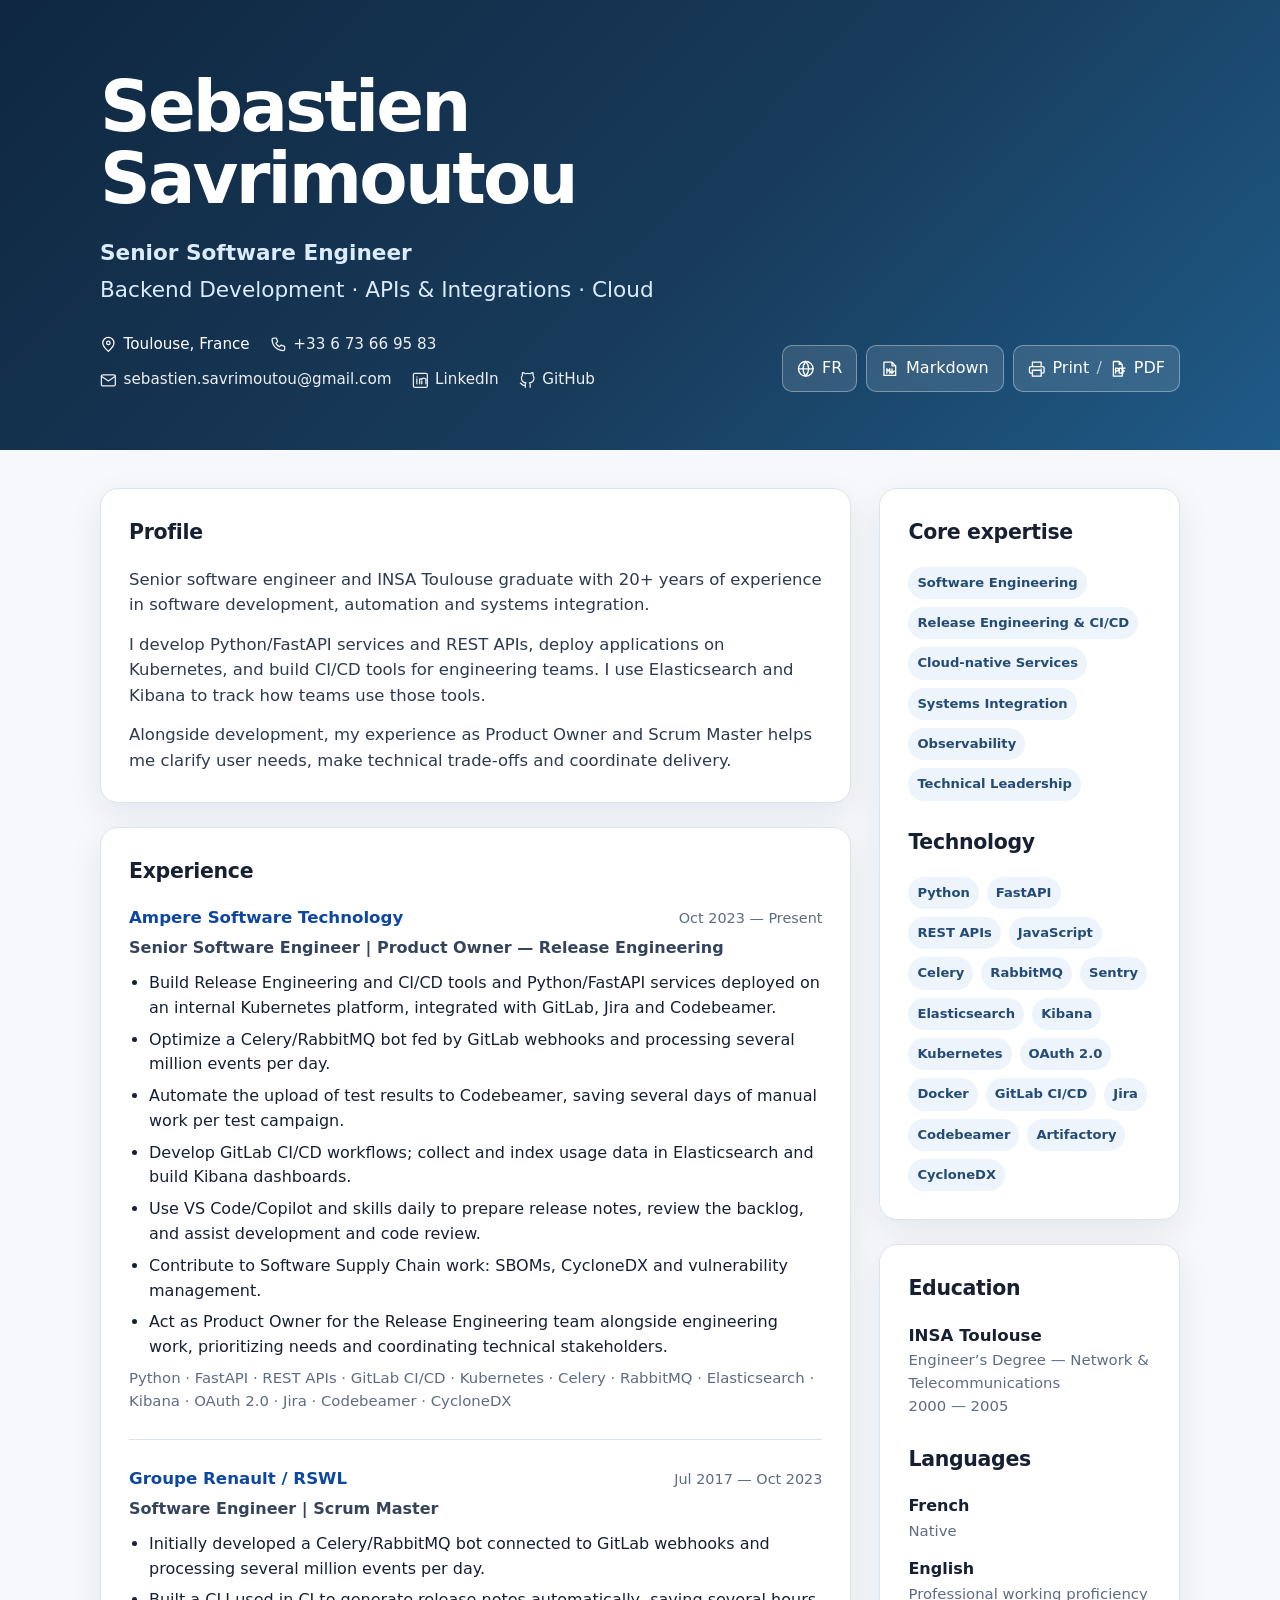
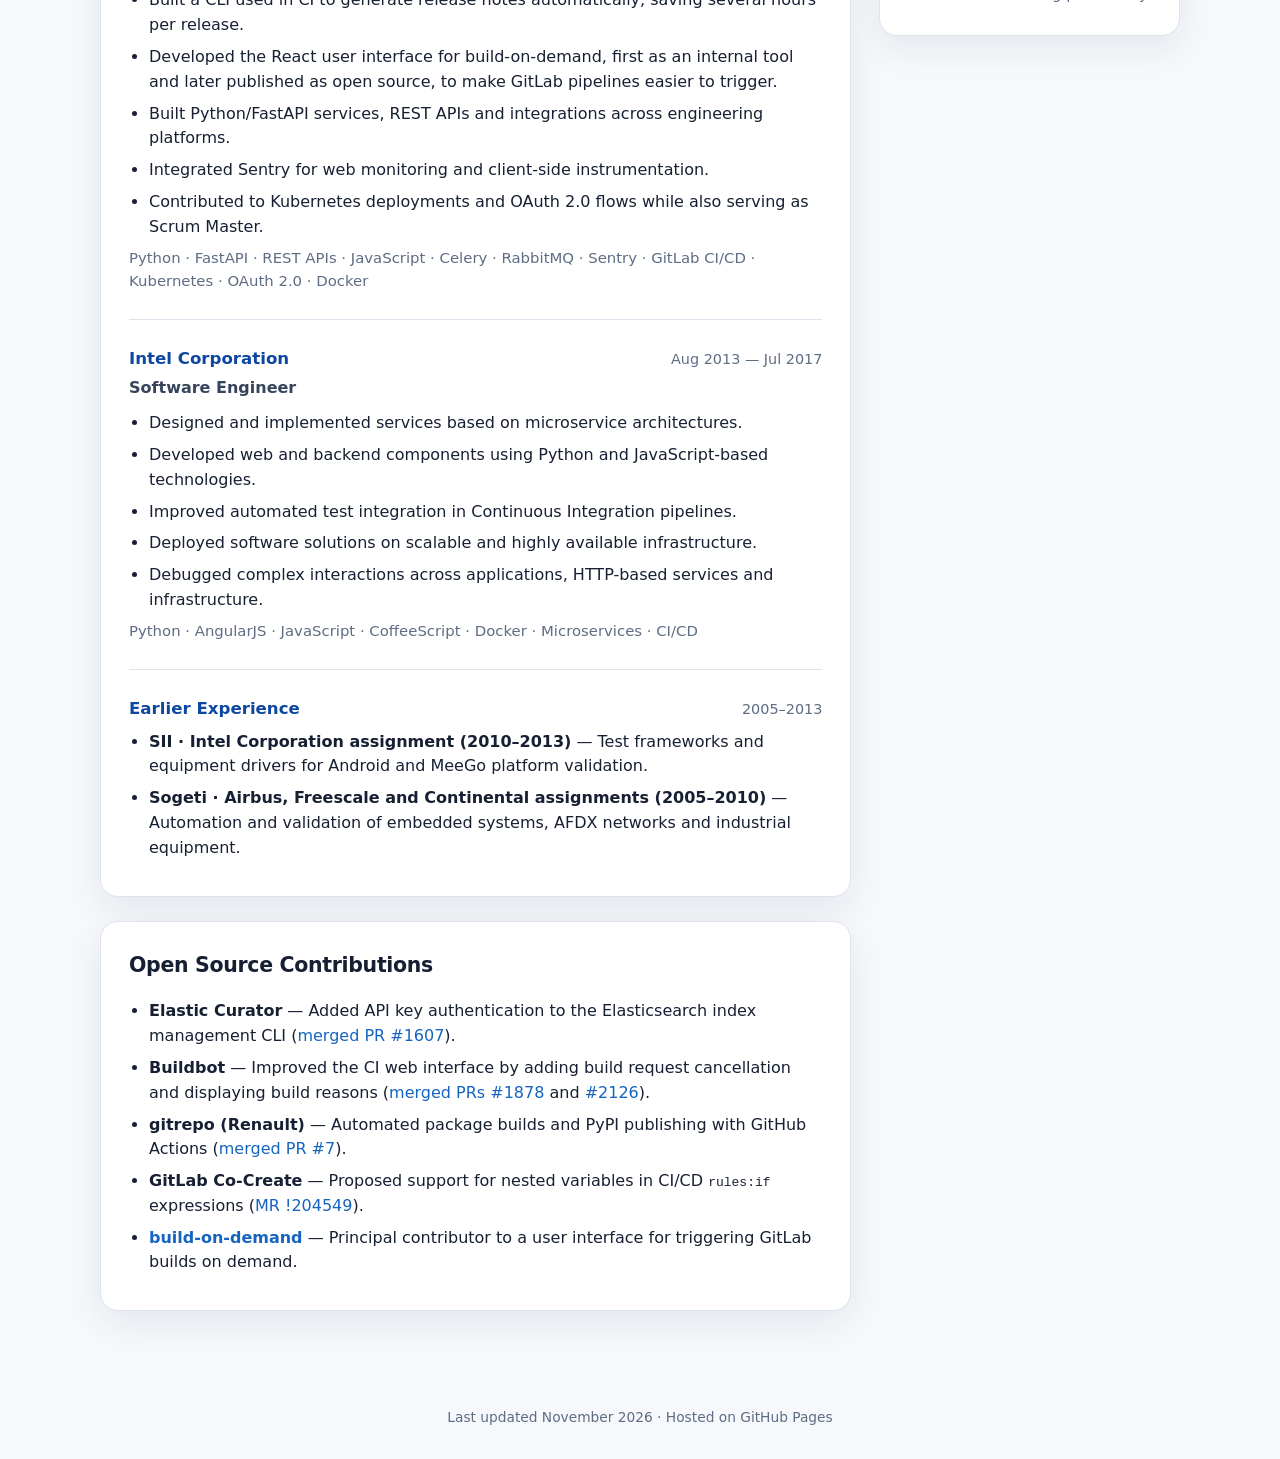
<file: index.html>
<!doctype html>
<html lang="en">
<head>
  <meta charset="utf-8" />
  <meta name="viewport" content="width=device-width, initial-scale=1" />
  <meta name="description" content="Sebastien Savrimoutou — Senior Software Engineer. Backend development, APIs, systems integration and cloud services." />
  <meta name="theme-color" content="#102a43" />
  <meta property="og:title" content="Sebastien Savrimoutou — Senior Software Engineer" />
  <meta property="og:description" content="Backend development, APIs, systems integration and cloud services." />
  <meta property="og:type" content="website" />
  <meta property="og:url" content="https://ssavrim.github.io/" />
  <link rel="alternate" hreflang="en" href="https://ssavrim.github.io/" />
  <link rel="alternate" hreflang="fr" href="https://ssavrim.github.io/fr.html" />
  <title>Sebastien Savrimoutou — Senior Software Engineer</title>
  <style>
    :root { --bg:#f6f8fb;--surface:#ffffff;--text:#172033;--muted:#5e6c84;--accent:#1565c0;--accent-strong:#0d47a1;--line:#dde3ec;--chip:#edf4fc;--shadow:0 12px 35px rgba(16,42,67,.08);--max:1080px; }
    *{box-sizing:border-box}html{scroll-behavior:smooth}body{margin:0;font-family:Inter,ui-sans-serif,system-ui,-apple-system,BlinkMacSystemFont,"Segoe UI",sans-serif;color:var(--text);background:var(--bg);line-height:1.55}a{color:var(--accent);text-decoration:none}a:hover{text-decoration:underline}.print-url{display:none}.wrap{width:min(calc(100% - 32px),var(--max));margin:0 auto}header{background:linear-gradient(135deg,#0f2740 0%,#183b5b 55%,#1f5b88 100%);color:white;padding:72px 0 58px}.hero{display:grid;grid-template-columns:1fr auto;gap:36px;align-items:end}h1{margin:0;font-size:clamp(2.3rem,6vw,4.4rem);line-height:1.02;letter-spacing:-.04em}.headline{max-width:820px;margin:20px 0 0;font-size:clamp(1.05rem,2vw,1.35rem);color:#dcecff}.contact{display:flex;flex-wrap:wrap;gap:12px 20px;margin-top:26px;font-size:.95rem}.contact a{color:white;opacity:.92}.actions{display:flex;gap:9px;flex-wrap:wrap;justify-content:flex-end}.print-btn,.lang-btn{border:1px solid rgba(255,255,255,.35);background:rgba(255,255,255,.12);color:white;border-radius:10px;padding:10px 14px;font:inherit;cursor:pointer;white-space:nowrap}.print-btn:hover,.lang-btn:hover{background:rgba(255,255,255,.2);text-decoration:none}main{padding:38px 0 72px}.grid{display:grid;grid-template-columns:minmax(0,2fr) minmax(260px,.8fr);gap:28px;align-items:start}.card{background:var(--surface);border:1px solid var(--line);border-radius:18px;padding:28px;box-shadow:var(--shadow);margin-bottom:24px}h2{margin:0 0 18px;font-size:1.28rem;letter-spacing:-.015em}h3{margin:0;font-size:1.04rem}h4{margin:15px 0 3px;font-size:.96rem;color:#25364d}p{margin:0 0 14px}p:last-child{margin-bottom:0}.summary{font-size:1.03rem;color:#2d3a4f}.role{padding:0 0 26px;margin:0 0 26px;border-bottom:1px solid var(--line)}.role:last-child{border-bottom:0;padding-bottom:0;margin-bottom:0}.role-head{display:flex;justify-content:space-between;gap:18px;align-items:baseline;margin-bottom:5px}.company{color:var(--accent-strong);font-weight:700}.date{color:var(--muted);font-size:.9rem;white-space:nowrap}.role-title{color:#35445b;font-weight:650;margin-bottom:10px}.assignment{margin-top:14px;padding-left:14px;border-left:3px solid #dce6f2}.assignment .date{white-space:normal}ul{margin:8px 0 0;padding-left:20px}li{margin:7px 0}.chips{display:flex;flex-wrap:wrap;gap:8px}.chip{display:inline-flex;padding:6px 9px;border-radius:999px;background:var(--chip);color:#234b73;font-size:.82rem;font-weight:650}.side-title{margin-top:26px}.side-title:first-child{margin-top:0}.mini{color:var(--muted);font-size:.93rem}.focus{display:grid;gap:13px}.focus-item{padding:13px 14px;border:1px solid var(--line);border-radius:12px}.focus-item strong{display:block;margin-bottom:2px}footer{color:var(--muted);font-size:.86rem;text-align:center;padding:0 0 30px}@media(max-width:800px){header{padding-top:54px}.hero,.grid{grid-template-columns:1fr}.hero{align-items:start}.actions{justify-content:flex-start}.role-head{display:block}.date{display:inline-block;margin-top:3px}}
    .professional-title{margin:0;font-weight:750}.specialties{margin:.2em 0 0}
  </style>
  <link rel="stylesheet" href="icons.css" />
  <link rel="stylesheet" href="print.css" media="print" />
  <script type="application/ld+json">{"@context":"https://schema.org","@type":"Person","name":"Sebastien Savrimoutou","url":"https://ssavrim.github.io/","sameAs":["https://github.com/ssavrim","https://www.linkedin.com/in/sebastien-savrimoutou-920b6453/"],"jobTitle":"Senior Software Engineer","alumniOf":"INSA Toulouse"}</script>
</head>
<body>
<header><div class="wrap hero"><div><h1>Sebastien Savrimoutou</h1><div class="headline"><p class="professional-title">Senior Software Engineer</p><p class="specialties">Backend Development · APIs &amp; Integrations · Cloud</p></div><div class="contact"><span class="contact-location"><svg class="icon" viewBox="0 0 24 24" aria-hidden="true" focusable="false"><path d="M20 10c0 5-8 12-8 12S4 15 4 10a8 8 0 1 1 16 0Z"/><circle cx="12" cy="10" r="2.5"/></svg>Toulouse, France</span><a href="tel:+33673669583" aria-label="Appeler le +33 6 73 66 95 83"><svg class="icon" viewBox="0 0 24 24" aria-hidden="true" focusable="false"><path d="M5 3h4l2 5-2.5 2.5a15 15 0 0 0 5 5L16 13l5 2v4a2 2 0 0 1-2 2A16 16 0 0 1 3 5a2 2 0 0 1 2-2Z"/></svg>+33 6 73 66 95 83</a><a href="mailto:sebastien.savrimoutou@gmail.com"><svg class="icon" viewBox="0 0 24 24" aria-hidden="true" focusable="false"><rect x="2" y="4" width="20" height="16" rx="2"/><path d="m2 6 10 7 10-7"/></svg>sebastien.savrimoutou@gmail.com</a><a href="https://www.linkedin.com/in/sebastien-savrimoutou-920b6453/" rel="me"><svg class="icon" viewBox="0 0 24 24" aria-hidden="true" focusable="false"><rect x="2" y="2" width="20" height="20" rx="2"/><path d="M7 10v7M7 7h.01M11 17v-7h3v1a3 3 0 0 1 6 2v4M14 17v-4"/></svg>LinkedIn<span class="print-url"> · linkedin.com/in/sebastien-savrimoutou-920b6453</span></a><a href="https://github.com/ssavrim" rel="me"><svg class="icon" viewBox="0 0 24 24" aria-hidden="true" focusable="false"><path d="M9 19c-4.5 1.5-4.5-2-7-3m14 6v-3.9c0-1.1-.3-2-.9-2.6 3.1-.4 6.4-1.5 6.4-7A5.5 5.5 0 0 0 20 4.8 5.1 5.1 0 0 0 19.9 1S18.7.7 16 2.5a13.4 13.4 0 0 0-7 0C6.3.7 5.1 1 5.1 1A5.1 5.1 0 0 0 5 4.8a5.5 5.5 0 0 0-1.5 3.8c0 5.4 3.3 6.6 6.4 7-.6.6-.9 1.5-.9 2.6V22"/></svg>GitHub<span class="print-url"> · github.com/ssavrim</span></a></div></div><div class="actions"><a class="lang-btn" href="/fr.html" aria-label="Version française"><svg class="icon" viewBox="0 0 24 24" aria-hidden="true" focusable="false"><circle cx="12" cy="12" r="10"/><path d="M2 12h20M12 2a15 15 0 0 1 0 20M12 2a15 15 0 0 0 0 20"/></svg>FR</a><a class="lang-btn" href="https://github.com/ssavrim/ssavrim.github.io/blob/main/cv/final.en.md" aria-label="View this resume in Markdown"><svg class="icon" viewBox="0 0 24 24" aria-hidden="true" focusable="false"><path d="M4 3h11l5 5v13H4zM15 3v5h5M8 12v6m0-6 2 3 2-3v6m3-6v6m0 0 3-3m-3 3-3-3"/></svg>Markdown</a><button class="print-btn" onclick="window.print()" aria-label="Print or save this resume as PDF"><svg class="icon" viewBox="0 0 24 24" aria-hidden="true" focusable="false"><path d="M6 9V3h12v6M6 18H4a2 2 0 0 1-2-2v-5a2 2 0 0 1 2-2h16a2 2 0 0 1 2 2v5a2 2 0 0 1-2 2h-2M6 14h12v8H6zM18 12h.01"/></svg>Print<span class="action-separator">/</span><svg class="icon" viewBox="0 0 24 24" aria-hidden="true" focusable="false"><path d="M6 2h8l4 4v16H6zM14 2v4h4M9 11v7m0-7h2a2 2 0 0 1 0 4H9m5-4v7h1a3.5 3.5 0 0 0 0-7h-1m5 0h3m-3 0v7m0-3h2"/></svg>PDF</button></div></div></header>
<main class="wrap"><div class="grid"><div>
<section class="card"><h2>Profile</h2><p class="summary">Senior software engineer and INSA Toulouse graduate with 20+ years of experience in software development, automation and systems integration.</p><p class="summary">I develop Python/FastAPI services and REST APIs, deploy applications on Kubernetes, and build CI/CD tools for engineering teams. I use Elasticsearch and Kibana to track how teams use those tools.</p><p class="summary">Alongside development, my experience as Product Owner and Scrum Master helps me clarify user needs, make technical trade-offs and coordinate delivery.</p></section>
<section class="card"><h2>Experience</h2>
<article class="role"><div class="role-head"><h3><span class="company">Ampere Software Technology</span></h3><span class="date">Oct 2023 — Present</span></div><div class="role-title">Senior Software Engineer | Product Owner — Release Engineering</div><ul><li>Build Release Engineering and CI/CD tools and Python/FastAPI services deployed on an internal Kubernetes platform, integrated with GitLab, Jira and Codebeamer.</li><li>Optimize a Celery/RabbitMQ bot fed by GitLab webhooks and processing several million events per day.</li><li>Automate the upload of test results to Codebeamer, saving several days of manual work per test campaign.</li><li>Develop GitLab CI/CD workflows; collect and index usage data in Elasticsearch and build Kibana dashboards.</li><li>Use VS Code/Copilot and skills daily to prepare release notes, review the backlog, and assist development and code review.</li><li>Contribute to Software Supply Chain work: SBOMs, CycloneDX and vulnerability management.</li><li>Act as Product Owner for the Release Engineering team alongside engineering work, prioritizing needs and coordinating technical stakeholders.</li></ul><p class="mini">Python · FastAPI · REST APIs · GitLab CI/CD · Kubernetes · Celery · RabbitMQ · Elasticsearch · Kibana · OAuth 2.0 · Jira · Codebeamer · CycloneDX</p></article>
<article class="role"><div class="role-head"><h3><span class="company">Groupe Renault / RSWL</span></h3><span class="date">Jul 2017 — Oct 2023</span></div><div class="role-title">Software Engineer | Scrum Master</div><ul><li>Initially developed a Celery/RabbitMQ bot connected to GitLab webhooks and processing several million events per day.</li><li>Built a CLI used in CI to generate release notes automatically, saving several hours per release.</li><li>Developed the React user interface for build-on-demand, first as an internal tool and later published as open source, to make GitLab pipelines easier to trigger.</li><li>Built Python/FastAPI services, REST APIs and integrations across engineering platforms.</li><li>Integrated Sentry for web monitoring and client-side instrumentation.</li><li>Contributed to Kubernetes deployments and OAuth 2.0 flows while also serving as Scrum Master.</li></ul><p class="mini">Python · FastAPI · REST APIs · JavaScript · Celery · RabbitMQ · Sentry · GitLab CI/CD · Kubernetes · OAuth 2.0 · Docker</p></article>
<article class="role"><div class="role-head"><h3><span class="company">Intel Corporation</span></h3><span class="date">Aug 2013 — Jul 2017</span></div><div class="role-title">Software Engineer</div><ul><li>Designed and implemented services based on microservice architectures.</li><li>Developed web and backend components using Python and JavaScript-based technologies.</li><li>Improved automated test integration in Continuous Integration pipelines.</li><li>Deployed software solutions on scalable and highly available infrastructure.</li><li>Debugged complex interactions across applications, HTTP-based services and infrastructure.</li></ul><p class="mini">Python · AngularJS · JavaScript · CoffeeScript · Docker · Microservices · CI/CD</p></article>
<article class="role"><div class="role-head"><h3><span class="company">Earlier Experience</span></h3><span class="date">2005–2013</span></div><ul><li><strong>SII · Intel Corporation assignment (2010–2013)</strong> — Test frameworks and equipment drivers for Android and MeeGo platform validation.</li><li><strong>Sogeti · Airbus, Freescale and Continental assignments (2005–2010)</strong> — Automation and validation of embedded systems, AFDX networks and industrial equipment.</li></ul></article>
</section>
<section class="card"><h2>Open Source Contributions</h2><ul><li><strong>Elastic Curator</strong> — Added API key authentication to the Elasticsearch index management CLI (<a href="https://github.com/elastic/curator/pull/1607">merged PR #1607</a>).</li><li><strong>Buildbot</strong> — Improved the CI web interface by adding build request cancellation and displaying build reasons (<a href="https://github.com/buildbot/buildbot/pull/1878">merged PRs #1878</a> and <a href="https://github.com/buildbot/buildbot/pull/2126">#2126</a>).</li><li><strong>gitrepo (Renault)</strong> — Automated package builds and PyPI publishing with GitHub Actions (<a href="https://github.com/grouperenault/gitrepo/pull/7">merged PR #7</a>).</li><li><strong>GitLab Co-Create</strong> — Proposed support for nested variables in CI/CD <code>rules:if</code> expressions (<a href="https://gitlab.com/gitlab-org/gitlab/-/merge_requests/204549">MR !204549</a>).</li><li><strong><a href="https://gitlab.com/grouperenault/build-on-demand">build-on-demand</a></strong> — Principal contributor to a user interface for triggering GitLab builds on demand.</li></ul></section></div>
<aside><section class="card"><h2>Core expertise</h2><div class="chips"><span class="chip">Software Engineering</span><span class="chip">Release Engineering &amp; CI/CD</span><span class="chip">Cloud-native Services</span><span class="chip">Systems Integration</span><span class="chip">Observability</span><span class="chip">Technical Leadership</span></div><h2 class="side-title">Technology</h2><div class="chips"><span class="chip">Python</span><span class="chip">FastAPI</span><span class="chip">REST APIs</span><span class="chip">JavaScript</span><span class="chip">Celery</span><span class="chip">RabbitMQ</span><span class="chip">Sentry</span><span class="chip">Elasticsearch</span><span class="chip">Kibana</span><span class="chip">Kubernetes</span><span class="chip">OAuth 2.0</span><span class="chip">Docker</span><span class="chip">GitLab CI/CD</span><span class="chip">Jira</span><span class="chip">Codebeamer</span><span class="chip">Artifactory</span><span class="chip">CycloneDX</span></div></section><section class="card"><h2>Education</h2><h3>INSA Toulouse</h3><p class="mini">Engineer’s Degree — Network &amp; Telecommunications<br />2000 — 2005</p><h2 class="side-title">Languages</h2><p><strong>French</strong><br /><span class="mini">Native</span></p><p><strong>English</strong><br /><span class="mini">Professional working proficiency</span></p></section></aside>
</div></main><footer class="wrap">Last updated November 2026 · Hosted on GitHub Pages</footer>
</body></html>
</file>
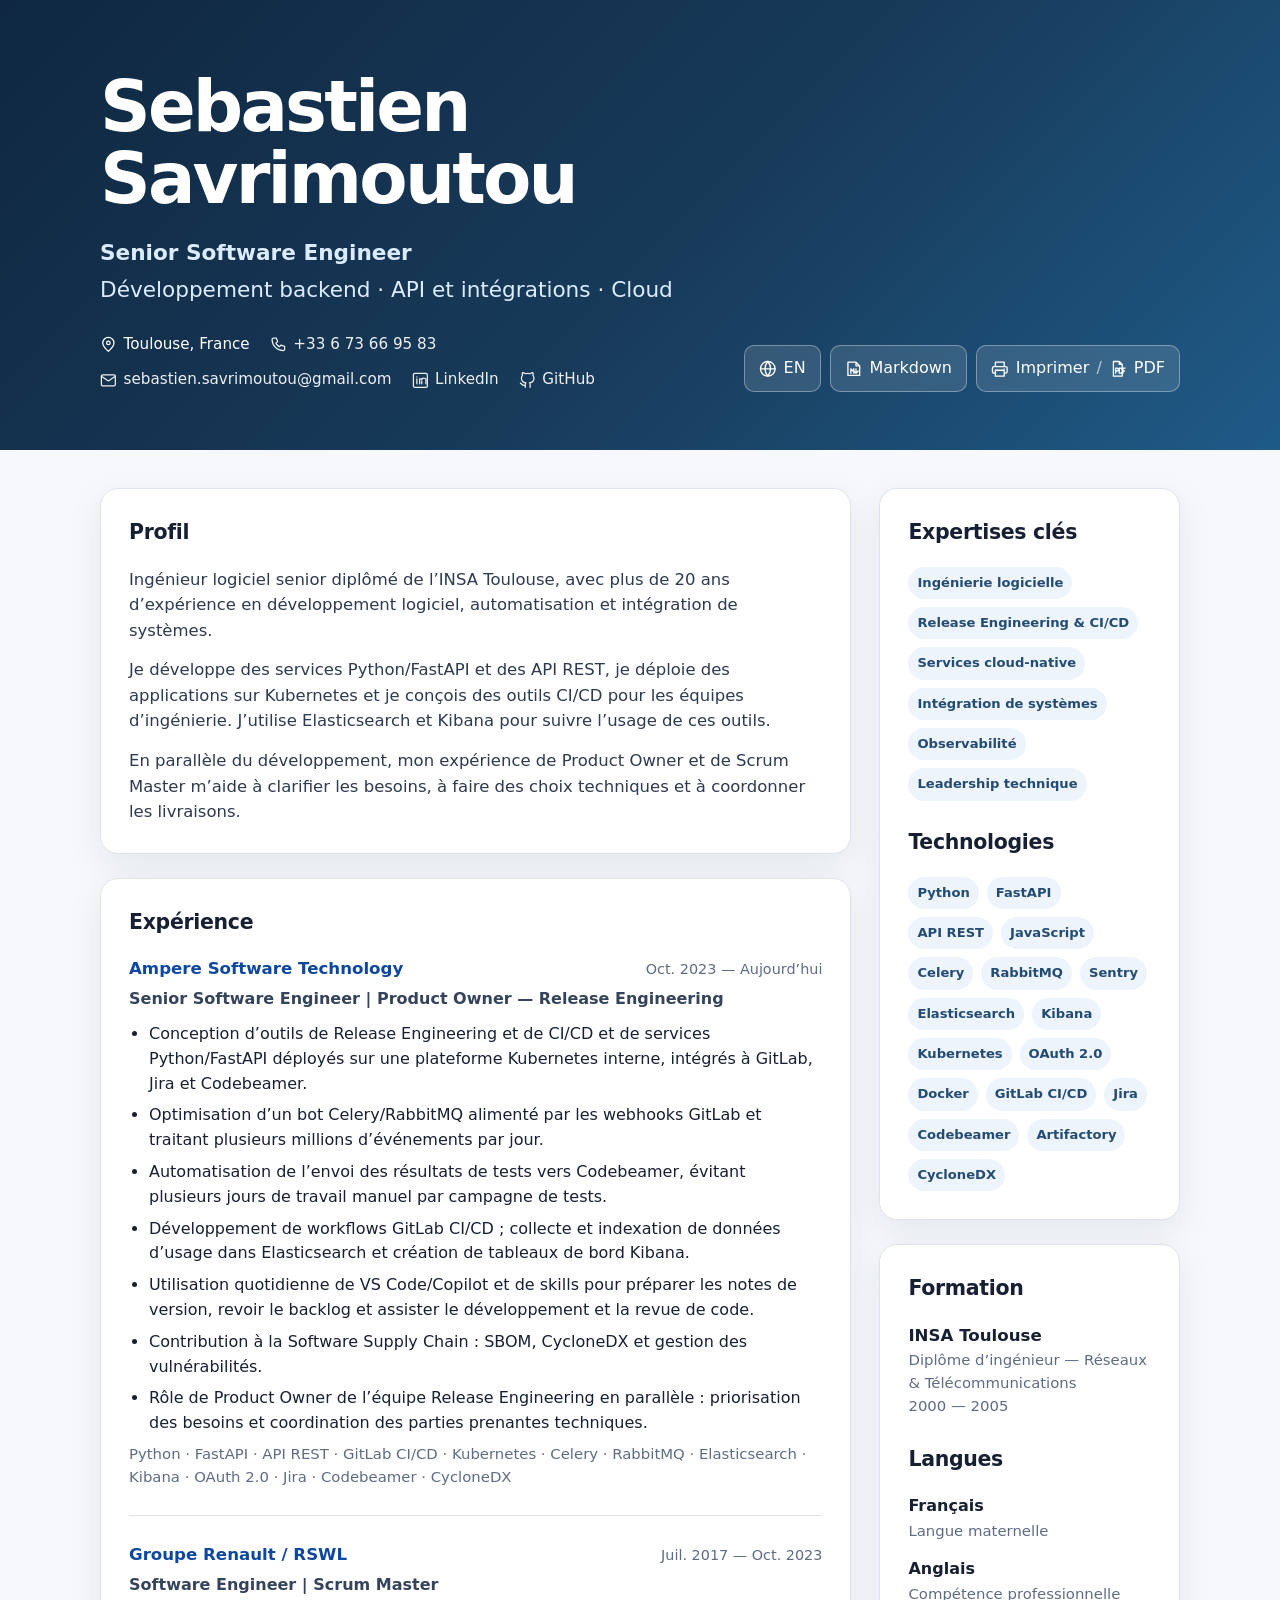
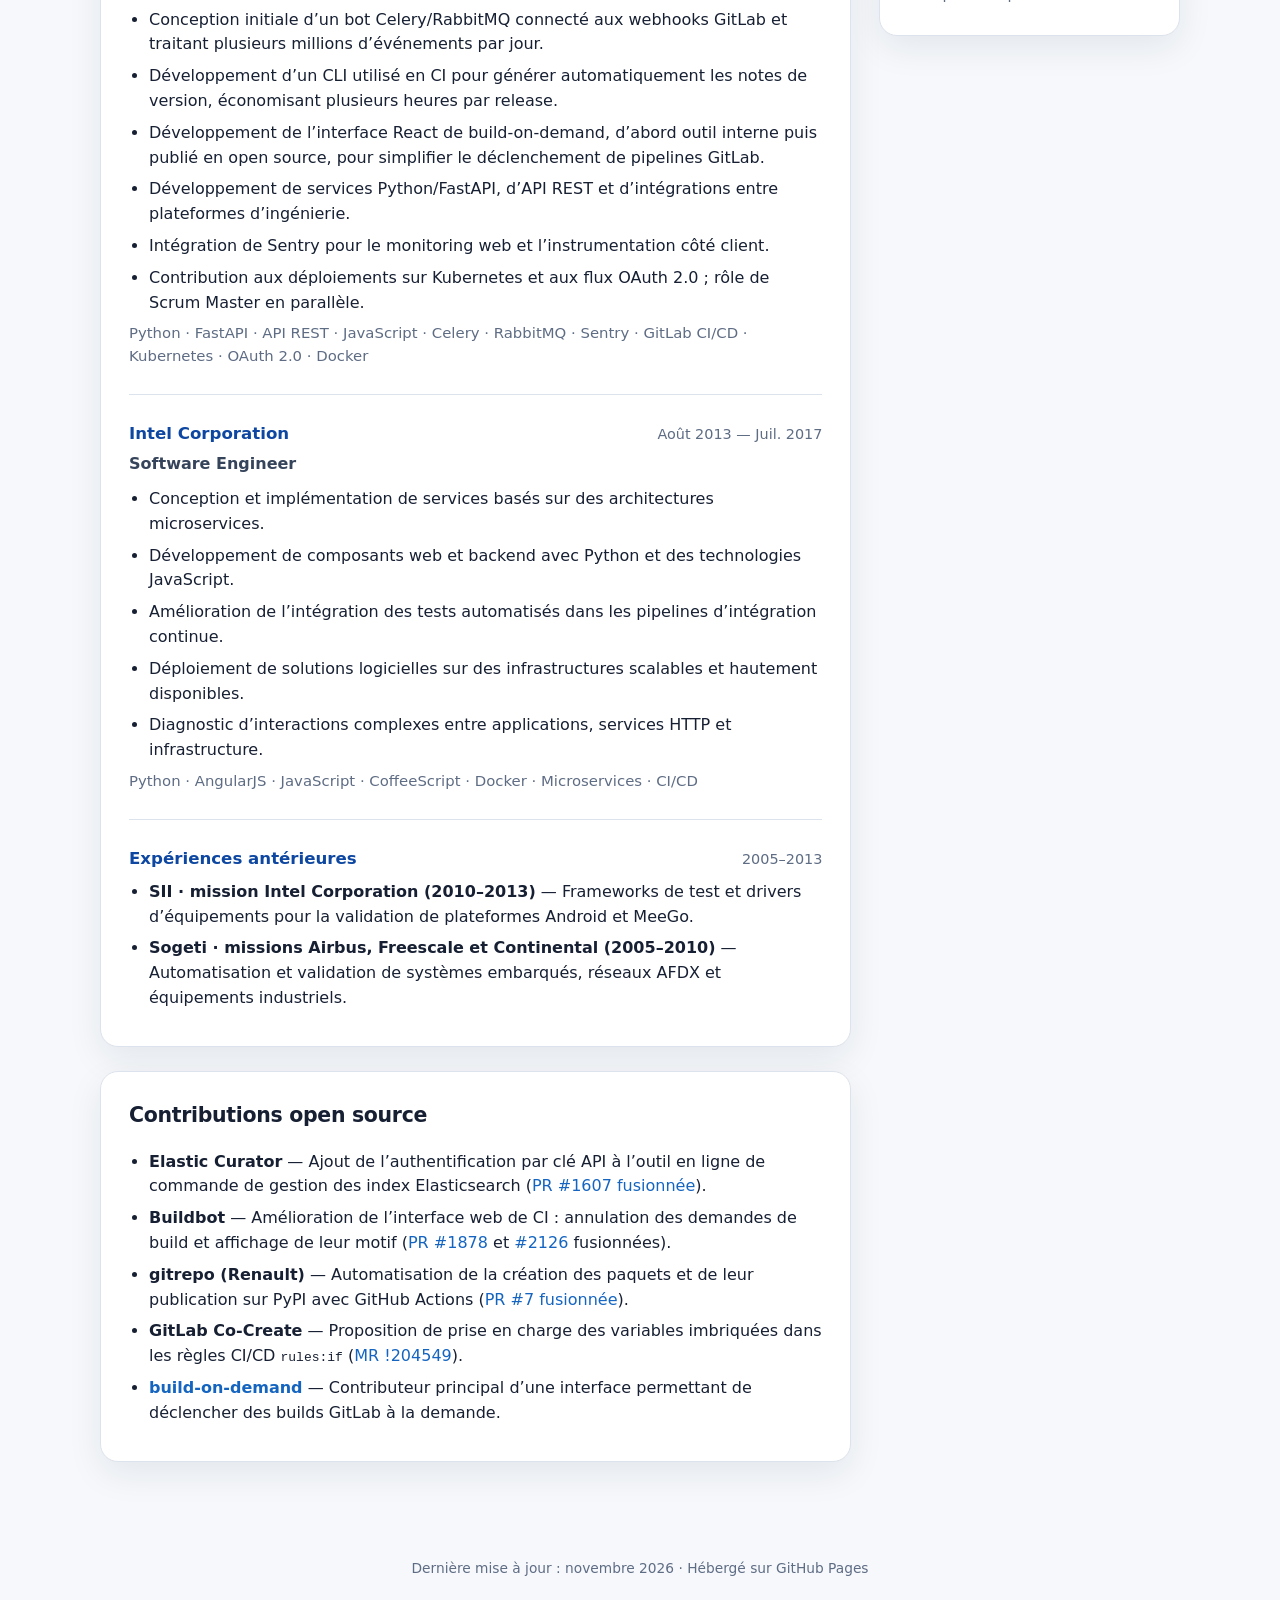
<file: fr.html>
<!doctype html>
<html lang="fr">
<head>
  <meta charset="utf-8" />
  <meta name="viewport" content="width=device-width, initial-scale=1" />
  <meta name="description" content="Sebastien Savrimoutou — Senior Software Engineer. Développement backend, API, intégration de systèmes et services cloud." />
  <meta name="theme-color" content="#102a43" />
  <meta property="og:title" content="Sebastien Savrimoutou — Senior Software Engineer" />
  <meta property="og:description" content="Développement backend, API, intégration de systèmes et services cloud." />
  <meta property="og:type" content="website" />
  <meta property="og:url" content="https://ssavrim.github.io/fr.html" />
  <link rel="alternate" hreflang="en" href="https://ssavrim.github.io/" />
  <link rel="alternate" hreflang="fr" href="https://ssavrim.github.io/fr.html" />
  <title>Sebastien Savrimoutou — Senior Software Engineer</title>
  <style>
    :root{--bg:#f6f8fb;--surface:#fff;--text:#172033;--muted:#5e6c84;--accent:#1565c0;--accent-strong:#0d47a1;--line:#dde3ec;--chip:#edf4fc;--shadow:0 12px 35px rgba(16,42,67,.08);--max:1080px}
    *{box-sizing:border-box}html{scroll-behavior:smooth}body{margin:0;font-family:Inter,ui-sans-serif,system-ui,-apple-system,BlinkMacSystemFont,"Segoe UI",sans-serif;color:var(--text);background:var(--bg);line-height:1.55}a{color:var(--accent);text-decoration:none}a:hover{text-decoration:underline}.print-url{display:none}.wrap{width:min(calc(100% - 32px),var(--max));margin:0 auto}header{background:linear-gradient(135deg,#0f2740 0%,#183b5b 55%,#1f5b88 100%);color:#fff;padding:72px 0 58px}.hero{display:grid;grid-template-columns:1fr auto;gap:36px;align-items:end}h1{margin:0;font-size:clamp(2.3rem,6vw,4.4rem);line-height:1.02;letter-spacing:-.04em}.headline{max-width:820px;margin:20px 0 0;font-size:clamp(1.05rem,2vw,1.35rem);color:#dcecff}.contact{display:flex;flex-wrap:wrap;gap:12px 20px;margin-top:26px;font-size:.95rem}.contact a{color:#fff;opacity:.92}.actions{display:flex;gap:9px;flex-wrap:wrap;justify-content:flex-end}.print-btn,.lang-btn{border:1px solid rgba(255,255,255,.35);background:rgba(255,255,255,.12);color:#fff;border-radius:10px;padding:10px 14px;font:inherit;cursor:pointer;white-space:nowrap}.print-btn:hover,.lang-btn:hover{background:rgba(255,255,255,.2);text-decoration:none}main{padding:38px 0 72px}.grid{display:grid;grid-template-columns:minmax(0,2fr) minmax(260px,.8fr);gap:28px;align-items:start}.card{background:var(--surface);border:1px solid var(--line);border-radius:18px;padding:28px;box-shadow:var(--shadow);margin-bottom:24px}h2{margin:0 0 18px;font-size:1.28rem;letter-spacing:-.015em}h3{margin:0;font-size:1.04rem}h4{margin:15px 0 3px;font-size:.96rem;color:#25364d}p{margin:0 0 14px}p:last-child{margin-bottom:0}.summary{font-size:1.03rem;color:#2d3a4f}.role{padding:0 0 26px;margin:0 0 26px;border-bottom:1px solid var(--line)}.role:last-child{border-bottom:0;padding-bottom:0;margin-bottom:0}.role-head{display:flex;justify-content:space-between;gap:18px;align-items:baseline;margin-bottom:5px}.company{color:var(--accent-strong);font-weight:700}.date{color:var(--muted);font-size:.9rem;white-space:nowrap}.role-title{color:#35445b;font-weight:650;margin-bottom:10px}.assignment{margin-top:14px;padding-left:14px;border-left:3px solid #dce6f2}.assignment .date{white-space:normal}ul{margin:8px 0 0;padding-left:20px}li{margin:7px 0}.chips{display:flex;flex-wrap:wrap;gap:8px}.chip{display:inline-flex;padding:6px 9px;border-radius:999px;background:var(--chip);color:#234b73;font-size:.82rem;font-weight:650}.side-title{margin-top:26px}.side-title:first-child{margin-top:0}.mini{color:var(--muted);font-size:.93rem}.focus{display:grid;gap:13px}.focus-item{padding:13px 14px;border:1px solid var(--line);border-radius:12px}.focus-item strong{display:block;margin-bottom:2px}footer{color:var(--muted);font-size:.86rem;text-align:center;padding:0 0 30px}@media(max-width:800px){header{padding-top:54px}.hero,.grid{grid-template-columns:1fr}.hero{align-items:start}.actions{justify-content:flex-start}.role-head{display:block}.date{display:inline-block;margin-top:3px}}
    .professional-title{margin:0;font-weight:750}.specialties{margin:.2em 0 0}
  </style>
  <link rel="stylesheet" href="icons.css" />
  <link rel="stylesheet" href="print.css" media="print" />
</head>
<body>
<header><div class="wrap hero"><div><h1>Sebastien Savrimoutou</h1><div class="headline"><p class="professional-title">Senior Software Engineer</p><p class="specialties">Développement backend · API et intégrations · Cloud</p></div><div class="contact"><span class="contact-location"><svg class="icon" viewBox="0 0 24 24" aria-hidden="true" focusable="false"><path d="M20 10c0 5-8 12-8 12S4 15 4 10a8 8 0 1 1 16 0Z"/><circle cx="12" cy="10" r="2.5"/></svg>Toulouse, France</span><a href="tel:+33673669583" aria-label="Appeler le +33 6 73 66 95 83"><svg class="icon" viewBox="0 0 24 24" aria-hidden="true" focusable="false"><path d="M5 3h4l2 5-2.5 2.5a15 15 0 0 0 5 5L16 13l5 2v4a2 2 0 0 1-2 2A16 16 0 0 1 3 5a2 2 0 0 1 2-2Z"/></svg>+33 6 73 66 95 83</a><a href="mailto:sebastien.savrimoutou@gmail.com"><svg class="icon" viewBox="0 0 24 24" aria-hidden="true" focusable="false"><rect x="2" y="4" width="20" height="16" rx="2"/><path d="m2 6 10 7 10-7"/></svg>sebastien.savrimoutou@gmail.com</a><a href="https://www.linkedin.com/in/sebastien-savrimoutou-920b6453/" rel="me"><svg class="icon" viewBox="0 0 24 24" aria-hidden="true" focusable="false"><rect x="2" y="2" width="20" height="20" rx="2"/><path d="M7 10v7M7 7h.01M11 17v-7h3v1a3 3 0 0 1 6 2v4M14 17v-4"/></svg>LinkedIn<span class="print-url"> · linkedin.com/in/sebastien-savrimoutou-920b6453</span></a><a href="https://github.com/ssavrim" rel="me"><svg class="icon" viewBox="0 0 24 24" aria-hidden="true" focusable="false"><path d="M9 19c-4.5 1.5-4.5-2-7-3m14 6v-3.9c0-1.1-.3-2-.9-2.6 3.1-.4 6.4-1.5 6.4-7A5.5 5.5 0 0 0 20 4.8 5.1 5.1 0 0 0 19.9 1S18.7.7 16 2.5a13.4 13.4 0 0 0-7 0C6.3.7 5.1 1 5.1 1A5.1 5.1 0 0 0 5 4.8a5.5 5.5 0 0 0-1.5 3.8c0 5.4 3.3 6.6 6.4 7-.6.6-.9 1.5-.9 2.6V22"/></svg>GitHub<span class="print-url"> · github.com/ssavrim</span></a></div></div><div class="actions"><a class="lang-btn" href="/" aria-label="English version"><svg class="icon" viewBox="0 0 24 24" aria-hidden="true" focusable="false"><circle cx="12" cy="12" r="10"/><path d="M2 12h20M12 2a15 15 0 0 1 0 20M12 2a15 15 0 0 0 0 20"/></svg>EN</a><a class="lang-btn" href="https://github.com/ssavrim/ssavrim.github.io/blob/main/cv/final.fr.md" aria-label="Voir ce CV en Markdown"><svg class="icon" viewBox="0 0 24 24" aria-hidden="true" focusable="false"><path d="M4 3h11l5 5v13H4zM15 3v5h5M8 12v6m0-6 2 3 2-3v6m3-6v6m0 0 3-3m-3 3-3-3"/></svg>Markdown</a><button class="print-btn" onclick="window.print()" aria-label="Imprimer ou enregistrer ce CV en PDF"><svg class="icon" viewBox="0 0 24 24" aria-hidden="true" focusable="false"><path d="M6 9V3h12v6M6 18H4a2 2 0 0 1-2-2v-5a2 2 0 0 1 2-2h16a2 2 0 0 1 2 2v5a2 2 0 0 1-2 2h-2M6 14h12v8H6zM18 12h.01"/></svg>Imprimer<span class="action-separator">/</span><svg class="icon" viewBox="0 0 24 24" aria-hidden="true" focusable="false"><path d="M6 2h8l4 4v16H6zM14 2v4h4M9 11v7m0-7h2a2 2 0 0 1 0 4H9m5-4v7h1a3.5 3.5 0 0 0 0-7h-1m5 0h3m-3 0v7m0-3h2"/></svg>PDF</button></div></div></header>
<main class="wrap"><div class="grid"><div>
<section class="card"><h2>Profil</h2><p class="summary">Ingénieur logiciel senior diplômé de l’INSA Toulouse, avec plus de 20 ans d’expérience en développement logiciel, automatisation et intégration de systèmes.</p><p class="summary">Je développe des services Python/FastAPI et des API REST, je déploie des applications sur Kubernetes et je conçois des outils CI/CD pour les équipes d’ingénierie. J’utilise Elasticsearch et Kibana pour suivre l’usage de ces outils.</p><p class="summary">En parallèle du développement, mon expérience de Product Owner et de Scrum Master m’aide à clarifier les besoins, à faire des choix techniques et à coordonner les livraisons.</p></section>
<section class="card"><h2>Expérience</h2>
<article class="role"><div class="role-head"><h3><span class="company">Ampere Software Technology</span></h3><span class="date">Oct. 2023 — Aujourd’hui</span></div><div class="role-title">Senior Software Engineer | Product Owner — Release Engineering</div><ul><li>Conception d’outils de Release Engineering et de CI/CD et de services Python/FastAPI déployés sur une plateforme Kubernetes interne, intégrés à GitLab, Jira et Codebeamer.</li><li>Optimisation d’un bot Celery/RabbitMQ alimenté par les webhooks GitLab et traitant plusieurs millions d’événements par jour.</li><li>Automatisation de l’envoi des résultats de tests vers Codebeamer, évitant plusieurs jours de travail manuel par campagne de tests.</li><li>Développement de workflows GitLab CI/CD ; collecte et indexation de données d’usage dans Elasticsearch et création de tableaux de bord Kibana.</li><li>Utilisation quotidienne de VS Code/Copilot et de skills pour préparer les notes de version, revoir le backlog et assister le développement et la revue de code.</li><li>Contribution à la Software Supply Chain : SBOM, CycloneDX et gestion des vulnérabilités.</li><li>Rôle de Product Owner de l’équipe Release Engineering en parallèle : priorisation des besoins et coordination des parties prenantes techniques.</li></ul><p class="mini">Python · FastAPI · API REST · GitLab CI/CD · Kubernetes · Celery · RabbitMQ · Elasticsearch · Kibana · OAuth 2.0 · Jira · Codebeamer · CycloneDX</p></article>
<article class="role"><div class="role-head"><h3><span class="company">Groupe Renault / RSWL</span></h3><span class="date">Juil. 2017 — Oct. 2023</span></div><div class="role-title">Software Engineer | Scrum Master</div><ul><li>Conception initiale d’un bot Celery/RabbitMQ connecté aux webhooks GitLab et traitant plusieurs millions d’événements par jour.</li><li>Développement d’un CLI utilisé en CI pour générer automatiquement les notes de version, économisant plusieurs heures par release.</li><li>Développement de l’interface React de build-on-demand, d’abord outil interne puis publié en open source, pour simplifier le déclenchement de pipelines GitLab.</li><li>Développement de services Python/FastAPI, d’API REST et d’intégrations entre plateformes d’ingénierie.</li><li>Intégration de Sentry pour le monitoring web et l’instrumentation côté client.</li><li>Contribution aux déploiements sur Kubernetes et aux flux OAuth 2.0 ; rôle de Scrum Master en parallèle.</li></ul><p class="mini">Python · FastAPI · API REST · JavaScript · Celery · RabbitMQ · Sentry · GitLab CI/CD · Kubernetes · OAuth 2.0 · Docker</p></article>
<article class="role"><div class="role-head"><h3><span class="company">Intel Corporation</span></h3><span class="date">Août 2013 — Juil. 2017</span></div><div class="role-title">Software Engineer</div><ul><li>Conception et implémentation de services basés sur des architectures microservices.</li><li>Développement de composants web et backend avec Python et des technologies JavaScript.</li><li>Amélioration de l’intégration des tests automatisés dans les pipelines d’intégration continue.</li><li>Déploiement de solutions logicielles sur des infrastructures scalables et hautement disponibles.</li><li>Diagnostic d’interactions complexes entre applications, services HTTP et infrastructure.</li></ul><p class="mini">Python · AngularJS · JavaScript · CoffeeScript · Docker · Microservices · CI/CD</p></article>
<article class="role"><div class="role-head"><h3><span class="company">Expériences antérieures</span></h3><span class="date">2005–2013</span></div><ul><li><strong>SII · mission Intel Corporation (2010–2013)</strong> — Frameworks de test et drivers d’équipements pour la validation de plateformes Android et MeeGo.</li><li><strong>Sogeti · missions Airbus, Freescale et Continental (2005–2010)</strong> — Automatisation et validation de systèmes embarqués, réseaux AFDX et équipements industriels.</li></ul></article>
</section>
<section class="card"><h2>Contributions open source</h2><ul><li><strong>Elastic Curator</strong> — Ajout de l’authentification par clé API à l’outil en ligne de commande de gestion des index Elasticsearch (<a href="https://github.com/elastic/curator/pull/1607">PR #1607 fusionnée</a>).</li><li><strong>Buildbot</strong> — Amélioration de l’interface web de CI : annulation des demandes de build et affichage de leur motif (<a href="https://github.com/buildbot/buildbot/pull/1878">PR #1878</a> et <a href="https://github.com/buildbot/buildbot/pull/2126">#2126</a> fusionnées).</li><li><strong>gitrepo (Renault)</strong> — Automatisation de la création des paquets et de leur publication sur PyPI avec GitHub Actions (<a href="https://github.com/grouperenault/gitrepo/pull/7">PR #7 fusionnée</a>).</li><li><strong>GitLab Co-Create</strong> — Proposition de prise en charge des variables imbriquées dans les règles CI/CD <code>rules:if</code> (<a href="https://gitlab.com/gitlab-org/gitlab/-/merge_requests/204549">MR !204549</a>).</li><li><strong><a href="https://gitlab.com/grouperenault/build-on-demand">build-on-demand</a></strong> — Contributeur principal d’une interface permettant de déclencher des builds GitLab à la demande.</li></ul></section></div>
<aside><section class="card"><h2>Expertises clés</h2><div class="chips"><span class="chip">Ingénierie logicielle</span><span class="chip">Release Engineering &amp; CI/CD</span><span class="chip">Services cloud-native</span><span class="chip">Intégration de systèmes</span><span class="chip">Observabilité</span><span class="chip">Leadership technique</span></div><h2 class="side-title">Technologies</h2><div class="chips"><span class="chip">Python</span><span class="chip">FastAPI</span><span class="chip">API REST</span><span class="chip">JavaScript</span><span class="chip">Celery</span><span class="chip">RabbitMQ</span><span class="chip">Sentry</span><span class="chip">Elasticsearch</span><span class="chip">Kibana</span><span class="chip">Kubernetes</span><span class="chip">OAuth 2.0</span><span class="chip">Docker</span><span class="chip">GitLab CI/CD</span><span class="chip">Jira</span><span class="chip">Codebeamer</span><span class="chip">Artifactory</span><span class="chip">CycloneDX</span></div></section><section class="card"><h2>Formation</h2><h3>INSA Toulouse</h3><p class="mini">Diplôme d’ingénieur — Réseaux &amp; Télécommunications<br />2000 — 2005</p><h2 class="side-title">Langues</h2><p><strong>Français</strong><br /><span class="mini">Langue maternelle</span></p><p><strong>Anglais</strong><br /><span class="mini">Compétence professionnelle</span></p></section></aside>
</div></main><footer class="wrap">Dernière mise à jour : novembre 2026 · Hébergé sur GitHub Pages</footer>
</body></html>
</file>
<file: icons.css>
.icon {
  width: 1.1em;
  height: 1.1em;
  flex: none;
  fill: none;
  stroke: currentColor;
  stroke-width: 1.8;
  stroke-linecap: round;
  stroke-linejoin: round;
}

.contact-location,
.contact a,
.actions .lang-btn,
.actions .print-btn {
  display: inline-flex;
  align-items: center;
  gap: .45em;
}

.actions .lang-btn,
.actions .print-btn {
  min-height: 44px;
}

.action-separator { opacity: .65; }

.contact a[href^="tel:"] { white-space: nowrap; }

.contact a:focus-visible,
.actions a:focus-visible,
.actions button:focus-visible {
  outline: 2px solid currentColor;
  outline-offset: 3px;
}

@media print {
  .contact .icon { display: none; }
}
</file>
<file: print.css>
/* A4 resume layout shared by the English and French pages. */
@page { size: A4; margin: 11mm 14mm; }

@media print {
  html { scroll-behavior: auto; }
  body {
    background: #fff;
    color: #1b2738;
    font-size: 10.5pt;
    line-height: 1.3;
    -webkit-print-color-adjust: exact;
    print-color-adjust: exact;
  }
  .wrap { width: 100%; max-width: none; margin: 0; }
  header {
    background: none !important;
    color: #172b43 !important;
    padding: 0 0 4mm;
    border-bottom: 1.5pt solid #24557e;
  }
  .hero { display: block; }
  h1 { font-size: 24pt; line-height: 1.08; letter-spacing: -.035em; }
  .headline {
    margin: 1.5mm 0 0;
    max-width: none;
    color: #34465a !important;
    font-size: 10pt;
    line-height: 1.3;
  }
  .contact {
    display: flex;
    gap: 1mm 5mm;
    margin-top: 2mm;
    font-size: 8.3pt;
  }
  .contact a { color: #24557e !important; opacity: 1; }
  .contact a[rel="me"] { overflow-wrap: anywhere; }
  .print-url { display: inline; }
  .actions, footer { display: none; }

  main { padding: 4mm 0 0; }
  .grid { display: block; }
  .card {
    margin: 0 0 3mm;
    padding: 0;
    border: 0;
    border-radius: 0;
    box-shadow: none;
  }
  h2 {
    margin: 0 0 2mm;
    padding-bottom: 1mm;
    border-bottom: .5pt solid #aebdca;
    color: #234d71;
    font-size: 11pt;
    line-height: 1.2;
    break-after: avoid;
    page-break-after: avoid;
  }
  h3 { font-size: 10pt; }
  h4 { margin: 2mm 0 .5mm; font-size: 9pt; }
  p { margin-bottom: 1.5mm; }
  .summary { color: inherit; font-size: 10.5pt; }
  .role {
    margin: 0 0 2.5mm;
    padding: 0 0 2mm;
    border-bottom: .5pt solid #d2dce5;
    break-inside: auto;
    page-break-inside: auto;
  }
  .role:last-child { margin-bottom: 0; padding-bottom: 0; border-bottom: 0; break-inside: avoid; page-break-inside: avoid; }
  .role:nth-of-type(3) { break-inside: avoid; page-break-inside: avoid; }
  .role-head { display: flex; gap: 4mm; margin-bottom: 0; break-after: avoid; }
  .company { color: #234d71; }
  .date { color: #52657a; font-size: 9.5pt; white-space: nowrap; }
  .role-title { margin-bottom: 1mm; color: #34465a; font-size: 10pt; break-after: avoid; }
  ul { margin: 1mm 0 0; padding-left: 5mm; }
  li { margin: 0 0 .4mm; break-inside: avoid; page-break-inside: avoid; }
  li::marker { color: #4d7390; }
  .mini { color: #52657a; font-size: 9.2pt; }
  .role > .mini { margin-top: 1mm; }
  aside {
    display: grid;
    grid-template-columns: 1.6fr 1fr;
    gap: 7mm;
    break-inside: avoid;
    page-break-inside: avoid;
  }
  aside .card { margin: 0; }
  aside h2:not(:first-child) { margin-top: 3mm; }
  .chips { gap: 1mm 2mm; }
  .chip {
    padding: 0;
    border: 0;
    border-radius: 0;
    background: none;
    color: #34465a;
    font-size: 9pt;
    font-weight: 500;
  }
  .chip:not(:last-child)::after { content: " ·"; }
  aside p { margin-bottom: 1.5mm; }
}
</file>
